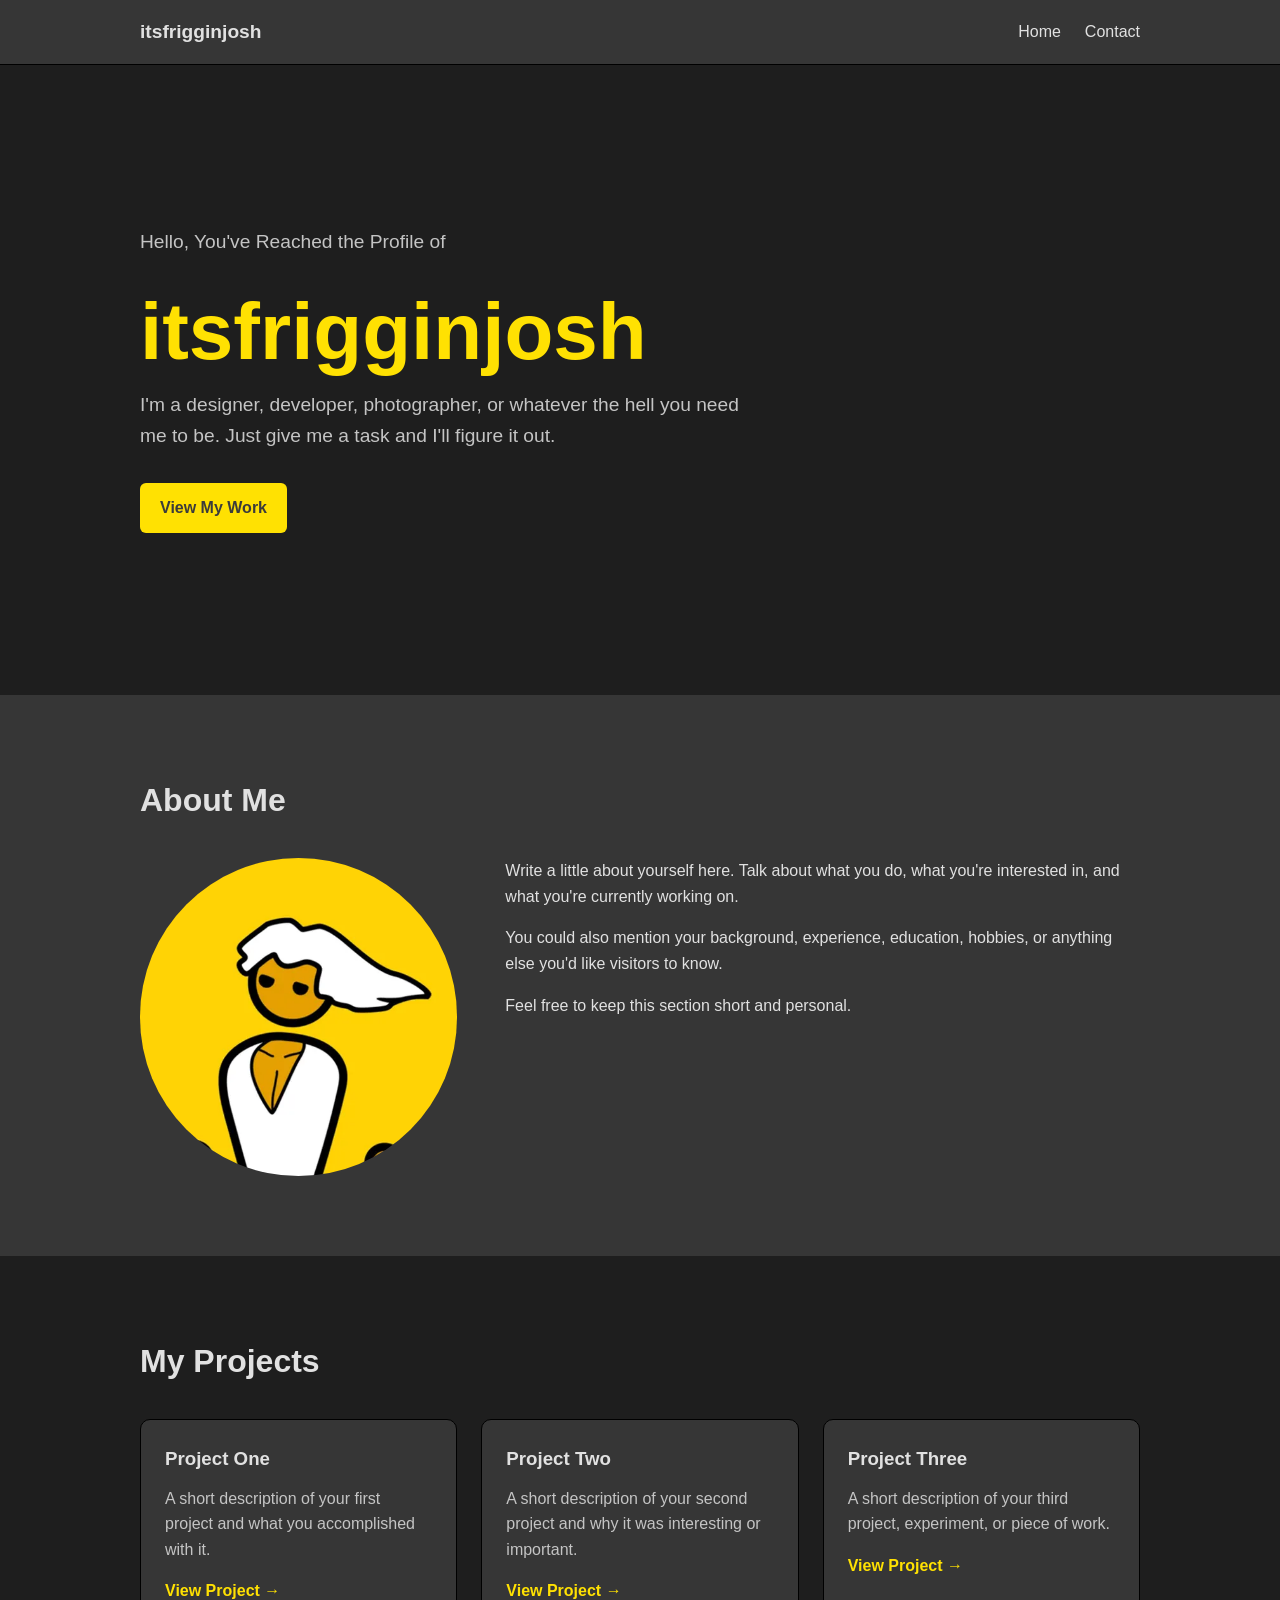
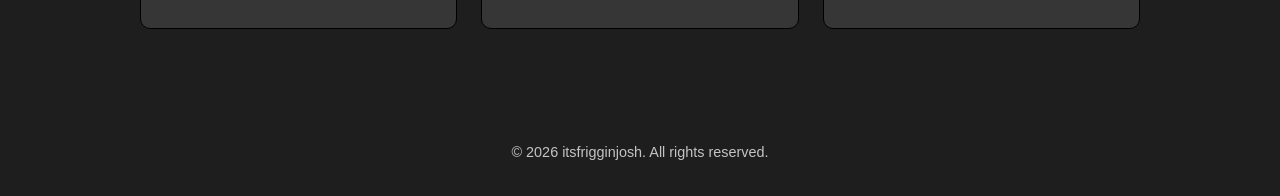
<file: index.html>
<!DOCTYPE html>
<html lang="en">
<head>
  <meta charset="UTF-8">
  <meta name="viewport" content="width=device-width, initial-scale=1.0">
  <meta name="description" content="Personal profile website for Your Name">

  <title>itsfrigginjosh | Personal Profile</title>

  <link rel="stylesheet" href="Resources/CSS/styles.css"> 
</head>

<body>
  
  <!-- Navigation -->
  <header>
    <div class="container">
      <nav>
        <a href="#" class="logo">itsfrigginjosh</a>

        <ul class="nav-links">
          <li><a href="./index.html">Home</a></li>
          <li><a href="./contact.html">Contact</a></li>
        </ul>
      </nav>
    </div>
  </header>

  <main>

    <!-- Hero -->
    <section class="hero">
      <div class="container">
        <div class="hero-content">
          <p>Hello, You've Reached the Profile of</p>

          <h1><span>itsfrigginjosh</span></h1>

          <p>
            I'm a designer, developer, photographer, or whatever the hell you need me to be. Just give me a task and I'll figure it out.
          </p>

          <a href="#projects" class="button">
            View My Work
          </a>
        </div>
      </div>
    </section>

    <!-- About -->
    <section id="about" class="about">
      <div class="container">
        <h2>About Me</h2>

        <div class="about-content">

          <div class="profile-image">
              
          </div>

          <div class="about-text">
            <p>
              Write a little about yourself here. Talk about what you do,
              what you're interested in, and what you're currently working on.
            </p>

            <p>
              You could also mention your background, experience, education,
              hobbies, or anything else you'd like visitors to know.
            </p>

            <p>
              Feel free to keep this section short and personal.
            </p>
          </div>

        </div>
      </div>
    </section>

    <!-- Projects -->
    <section id="projects">
      <div class="container">
        <h2>My Projects</h2>

        <div class="projects-grid">

          <article class="project-card">
            <h3>Project One</h3>
            <p>
              A short description of your first project and what you
              accomplished with it.
            </p>
            <a href="#" class="project-link">View Project →</a>
          </article>

          <article class="project-card">
            <h3>Project Two</h3>
            <p>
              A short description of your second project and why it
              was interesting or important.
            </p>
            <a href="#" class="project-link">View Project →</a>
          </article>

          <article class="project-card">
            <h3>Project Three</h3>
            <p>
              A short description of your third project, experiment,
              or piece of work.
            </p>
            <a href="#" class="project-link">View Project →</a>
          </article>

        </div>
      </div>
    </section>

  </main>

  <!-- Footer -->
  <footer>
    <div class="container">
      <p>&copy; 2026 itsfrigginjosh. All rights reserved.</p>
    </div>
  </footer>
  <script src='./Resources/Javascript/script.js'></script>
</body>
</html>
</file>
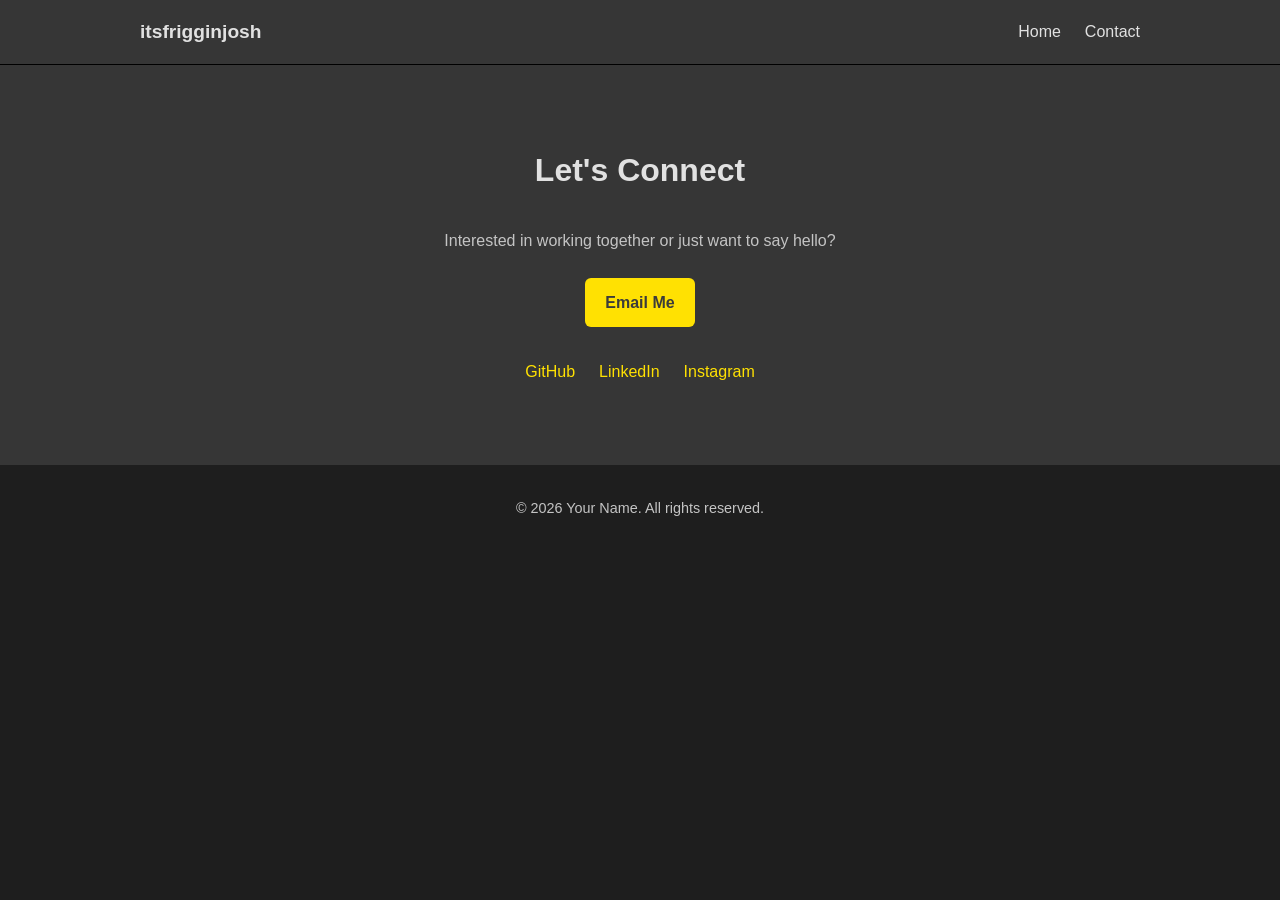
<file: contact.html>
<!DOCTYPE html>
<html lang="en">
<head>
  <meta charset="UTF-8">
  <meta name="viewport" content="width=device-width, initial-scale=1.0">
  <meta name="description" content="Personal profile website for Your Name">

  <title>itsfrigginjosh | Contact</title>

  <link rel="stylesheet" href="Resources/CSS/styles.css">
</head>

<body>

  <!-- Navigation -->
    <header>
      <div class="container">
        <nav>
          <a href="#" class="logo">itsfrigginjosh</a>

          <ul class="nav-links">
            <li><a href="./index.html">Home</a></li>
            <li><a href="./contact.html">Contact</a></li>
          </ul>
        </nav>
      </div>
    </header>

    <!-- Contact -->
    <section id="contact" class="contact">
      <div class="container">
        <h2>Let's Connect</h2>

        <p>
          Interested in working together or just want to say hello?
        </p>

        <a href="mailto:you@example.com" class="button">
          Email Me
        </a>

        <div class="social-links">
          <a href="#">GitHub</a>
          <a href="#">LinkedIn</a>
          <a href="#">Instagram</a>
        </div>
      </div>
    </section>

    <footer>
        <div class="container">
            <p>&copy; 2026 Your Name. All rights reserved.</p>
        </div>
    </footer>

</body>
</html>
</file>
<file: Resources/CSS/styles.css>
/* ---------- Base ---------- */

:root {
  --bg: #1e1e1e;
  --surface: #363636;
  --text: #e1e1e1;
  --muted: #c4c4c4;
  --accent: #ffe102;
  --accent-hover: #ffe102;
  --border: #000000;
  --max-width: 1000px;
}

* {
  box-sizing: border-box;
  margin: 0;
  padding: 0;
}

html {
  scroll-behavior: smooth;
}

body {
  font-family: Arial, Helvetica, sans-serif;
  line-height: 1.6;
  color: var(--text);
  background: var(--bg);
}

a {
  color: inherit;
  text-decoration: none;
}

img {
  max-width: 100%;
  display: block;
}

.container {
  width: min(90%, var(--max-width));
  margin: 0 auto;
}


/* ---------- Navigation ---------- */

header {
  background: var(--surface);
  border-bottom: 1px solid var(--border);
  position: sticky;
  top: 0;
  z-index: 10;
}

nav {
  min-height: 64px;
  display: flex;
  align-items: center;
  justify-content: space-between;
}

.logo {
  font-weight: bold;
  font-size: 1.2rem;
}

.nav-links {
  display: flex;
  gap: 1.5rem;
  list-style: none;
}

.nav-links a:hover {
  color: var(--accent);
}


/* ---------- Hero ---------- */

.hero {
  min-height: 70vh;
  display: flex;
  align-items: center;
  padding: 5rem 0;
}

.hero-content {
  max-width: 700px;
}

.hero h1 {
  font-size: clamp(2.5rem, 7vw, 5rem);
  line-height: 1.05;
  margin-bottom: 1rem;
}

.hero h1 span {
  color: var(--accent);
}

.hero p {
  color: var(--muted);
  font-size: 1.2rem;
  max-width: 600px;
  margin-bottom: 2rem;
}

.button {
  display: inline-block;
  background: var(--accent);
  color: rgb(59, 59, 59);
  padding: 0.75rem 1.25rem;
  border-radius: 6px;
  font-weight: bold;
}

.button:hover {
  background: var(--accent-hover);
}


/* ---------- Sections ---------- */

section {
  padding: 5rem 0;
}

section h2 {
  font-size: 2rem;
  margin-bottom: 2rem;
}


/* ---------- About ---------- */

.about {
  background: var(--surface);
}

.about-content {
  display: grid;
  grid-template-columns: 1fr 2fr;
  gap: 3rem;
  align-items: start;
}

.profile-image {
  aspect-ratio: 1;
  background-image: url("../Images/photo.png");
  background-position: center;
  background-size: 200% auto;
  background-repeat: no-repeat;
  border-radius: 50%;
  display: flex;
  align-items: center;
  justify-content: center;
  color: var(--muted);
}

.about-text p + p {
  margin-top: 1rem;
}


/* ---------- Projects ---------- */

.projects-grid {
  display: grid;
  grid-template-columns: repeat(3, 1fr);
  gap: 1.5rem;
}

.project-card {
  background: var(--surface);
  border: 1px solid var(--border);
  border-radius: 10px;
  padding: 1.5rem;
}

.project-card h3 {
  margin-bottom: 0.75rem;
}

.project-card p {
  color: var(--muted);
  margin-bottom: 1rem;
}

.project-link {
  color: var(--accent);
  font-weight: bold;
}


/* ---------- Contact ---------- */

.contact {
  background: var(--surface);
  text-align: center;
}

.contact p {
  color: var(--muted);
  margin-bottom: 1.5rem;
}

.social-links {
  display: flex;
  justify-content: center;
  gap: 1.5rem;
  margin-top: 2rem;
}

.social-links a {
  color: var(--accent);
}


/* ---------- Footer ---------- */

footer {
  padding: 2rem 0;
  text-align: center;
  color: var(--muted);
  font-size: 0.9rem;
}


/* ---------- Mobile ---------- */

@media (max-width: 700px) {
  .nav-links {
    gap: 0.75rem;
    font-size: 0.9rem;
  }

  .about-content {
    grid-template-columns: 1fr;
  }

  .profile-image {
    width: 180px;
    margin: 0 auto;
  }

  .projects-grid {
    grid-template-columns: 1fr;
  }

  .hero {
    min-height: 60vh;
  }
}
</file>
